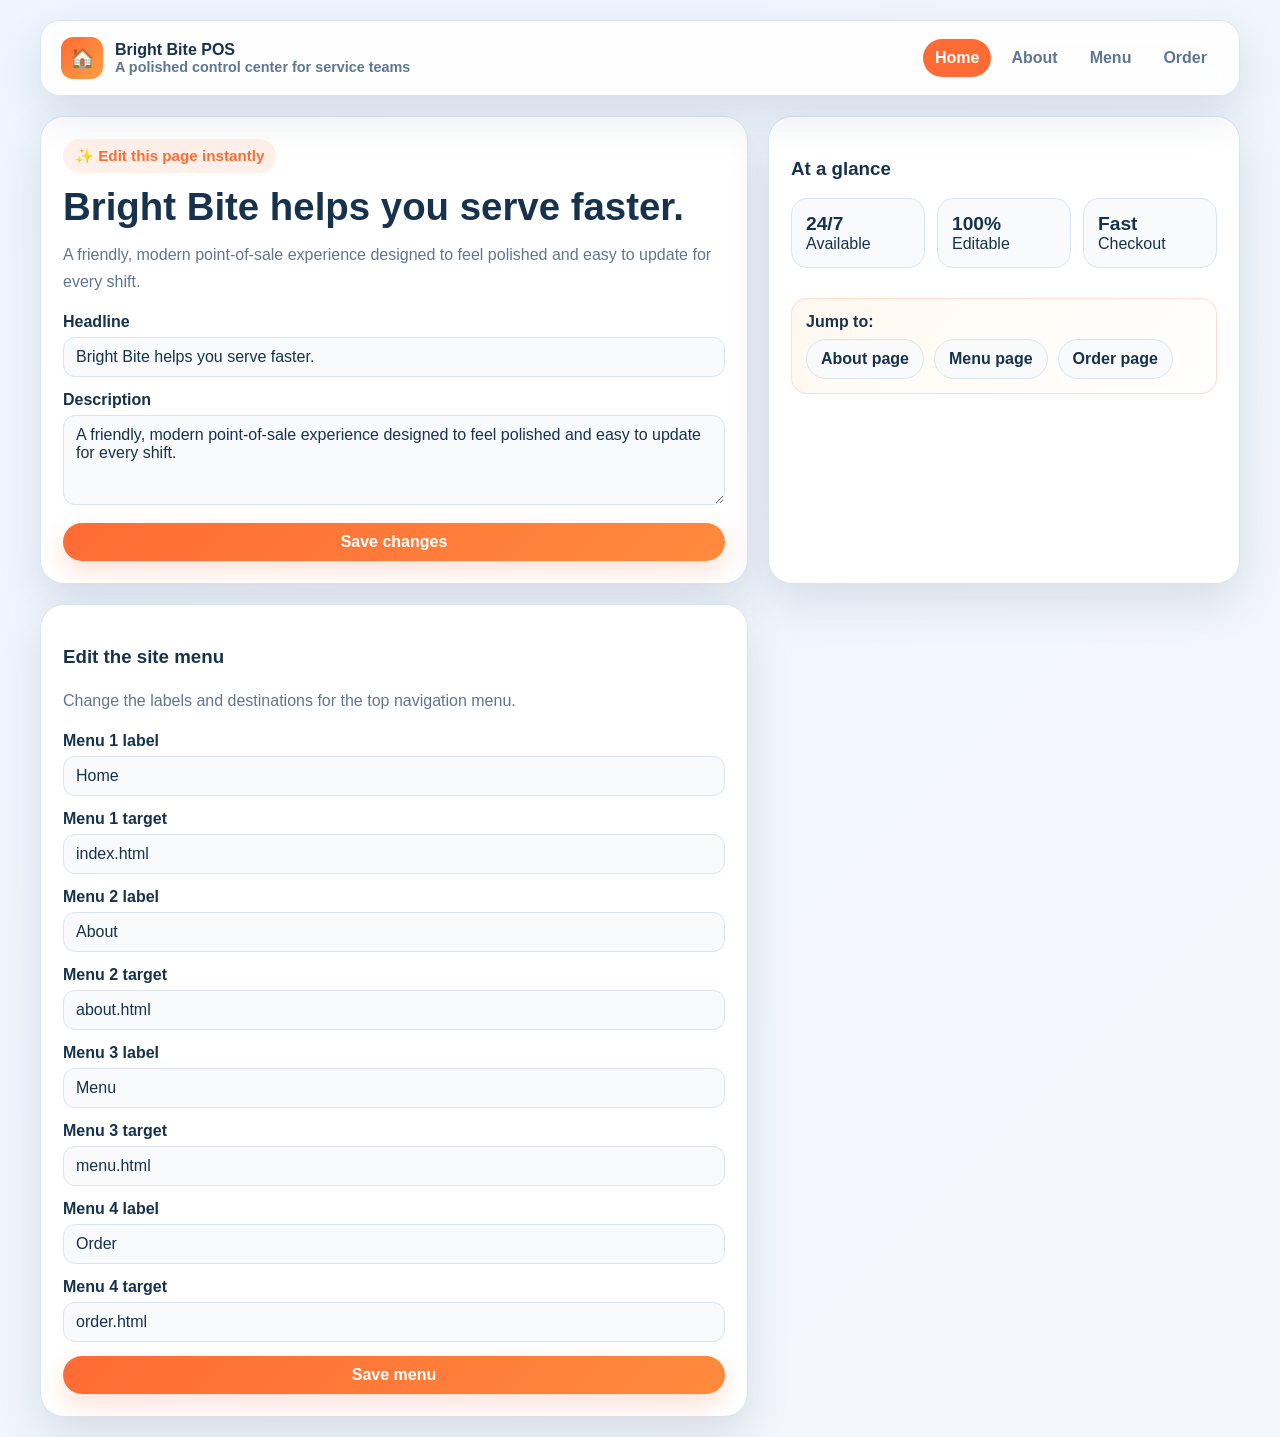
<file: index.html>
<!DOCTYPE html>
<html lang="en">
<head>
  <meta charset="UTF-8" />
  <meta name="viewport" content="width=device-width, initial-scale=1.0" />
  <title>Home | Bright Bite POS</title>
  <link rel="stylesheet" href="styles.css" />
</head>
<body>
  <div class="app-shell">
    <header class="topbar">
      <div class="brand">
        <div class="brand-mark">🏠</div>
        <div>
          <div>Bright Bite POS</div>
          <div style="font-size:0.9rem;color:var(--muted);font-weight:600;">A polished control center for service teams</div>
        </div>
      </div>
      <nav class="nav-links">
        <a class="nav-link active" href="index.html">Home</a>
        <a class="nav-link" href="about.html">About</a>
        <a class="nav-link" href="menu.html">Menu</a>
        <a class="nav-link" href="order.html">Order</a>
      </nav>
    </header>

    <section class="hero">
      <div class="card">
        <div class="badge">✨ Edit this page instantly</div>
        <h1 id="homeHeading">Bright Bite helps you serve faster.</h1>
        <p id="homeDescription">A friendly, modern point-of-sale experience designed to feel polished and easy to update for every shift.</p>
        <div class="form-grid">
          <label>
            <div style="font-weight:700;margin-bottom:6px;">Headline</div>
            <input id="heroTitle" class="input" value="Bright Bite helps you serve faster." />
          </label>
          <label>
            <div style="font-weight:700;margin-bottom:6px;">Description</div>
            <textarea id="heroDescription" class="textarea">A friendly, modern point-of-sale experience designed to feel polished and easy to update for every shift.</textarea>
          </label>
          <button class="btn btn-primary" onclick="saveAboutContent()">Save changes</button>
        </div>
      </div>
      <div class="card">
        <h3>At a glance</h3>
        <div class="metric-grid">
          <div class="metric"><strong id="stat1">24/7</strong><span>Available</span></div>
          <div class="metric"><strong id="stat2">100%</strong><span>Editable</span></div>
          <div class="metric"><strong id="stat3">Fast</strong><span>Checkout</span></div>
        </div>
        <div class="spacer"></div>
        <div class="summary">
          <strong>Jump to:</strong>
          <div class="payment-row" style="margin-top:8px;">
            <a class="btn btn-secondary" href="about.html">About page</a>
            <a class="btn btn-secondary" href="menu.html">Menu page</a>
            <a class="btn btn-secondary" href="order.html">Order page</a>
          </div>
        </div>
      </div>
    </section>

    <section class="hero" style="margin-top:20px;">
      <div class="card">
        <h3>Edit the site menu</h3>
        <p>Change the labels and destinations for the top navigation menu.</p>
        <div class="form-grid">
          <label>
            <div style="font-weight:700;margin-bottom:6px;">Menu 1 label</div>
            <input id="navLabel1" class="input" value="Home" />
          </label>
          <label>
            <div style="font-weight:700;margin-bottom:6px;">Menu 1 target</div>
            <input id="navHref1" class="input" value="index.html" />
          </label>
          <label>
            <div style="font-weight:700;margin-bottom:6px;">Menu 2 label</div>
            <input id="navLabel2" class="input" value="About" />
          </label>
          <label>
            <div style="font-weight:700;margin-bottom:6px;">Menu 2 target</div>
            <input id="navHref2" class="input" value="about.html" />
          </label>
          <label>
            <div style="font-weight:700;margin-bottom:6px;">Menu 3 label</div>
            <input id="navLabel3" class="input" value="Menu" />
          </label>
          <label>
            <div style="font-weight:700;margin-bottom:6px;">Menu 3 target</div>
            <input id="navHref3" class="input" value="menu.html" />
          </label>
          <label>
            <div style="font-weight:700;margin-bottom:6px;">Menu 4 label</div>
            <input id="navLabel4" class="input" value="Order" />
          </label>
          <label>
            <div style="font-weight:700;margin-bottom:6px;">Menu 4 target</div>
            <input id="navHref4" class="input" value="order.html" />
          </label>
          <button class="btn btn-primary" onclick="saveNavigationMenu()">Save menu</button>
        </div>
      </div>
    </section>
  </div>
  <div id="toast" class="toast">Saved</div>
  <script src="app.js"></script>
</body>
</html>
</file>
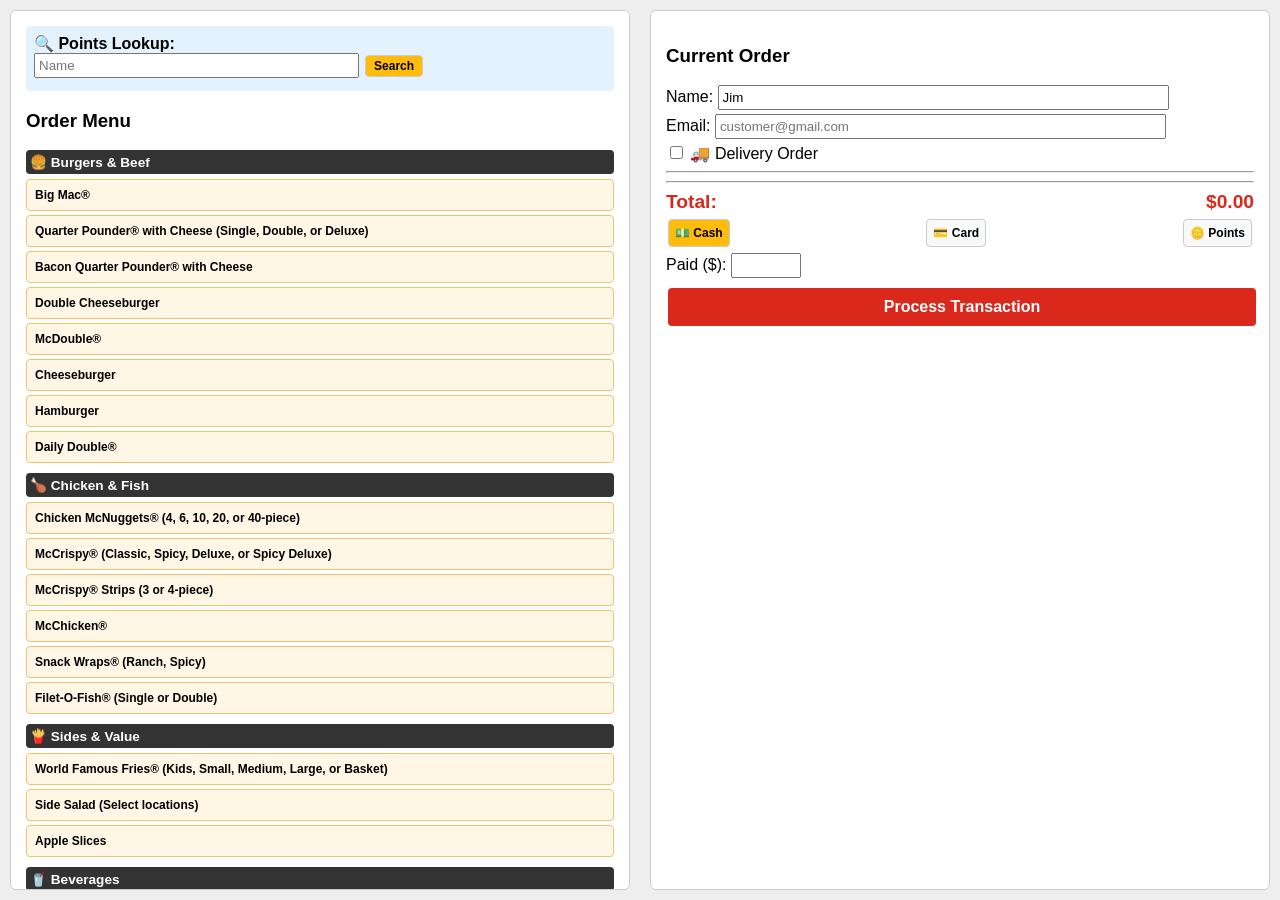
<file: Index.html>
<!DOCTYPE html>
<html>
<head>
  <meta charset="UTF-8">
  <title>POS</title>
  <style>
    body{font-family:sans-serif;display:flex;margin:0;height:100vh;background:#eee}
    .pane{flex:1.2;padding:15px;overflow-y:auto;background:#fff;border:1px solid #ccc;margin:10px;border-radius:6px}
    .row{display:flex;justify-content:space-between;margin:4px 0}
    button{padding:6px;margin:2px;cursor:pointer;font-weight:bold;border-radius:4px;border:1px solid #ccc;background:#f8f9fa;font-size:0.75rem}
    .cat{background:#333;color:#fff;padding:4px;border-radius:4px;margin:10px 0 5px;font-size:.85rem;font-weight:bold}
    .menu-button{display:block;width:100%;text-align:left;margin:4px 0;padding:8px;background:#fff6e5;border:1px solid #f0c36d}
  </style>
</head>
<body>
  <div class="pane">
    <div style="background:#e3f2fd;padding:8px;margin-bottom:10px;border-radius:4px;">
      <strong>🔍 Points Lookup:</strong><br>
      <input type="text" id="s-name" placeholder="Name" style="width:55%;padding:3px;">
      <button onclick="lkup()" style="padding:3px 8px;background:#ffbc0d;">Search</button>
      <div id="lk-res" style="margin-top:4px;font-weight:bold;color:#0d47a1;font-size:.8rem;"></div>
    </div>

    <h3>Order Menu</h3>

    <div class="cat">🍔 Burgers & Beef</div>
    <button class="menu-button">Big Mac®</button>
    <button class="menu-button">Quarter Pounder® with Cheese (Single, Double, or Deluxe)</button>
    <button class="menu-button">Bacon Quarter Pounder® with Cheese</button>
    <button class="menu-button">Double Cheeseburger</button>
    <button class="menu-button">McDouble®</button>
    <button class="menu-button">Cheeseburger</button>
    <button class="menu-button">Hamburger</button>
    <button class="menu-button">Daily Double®</button>

    <div class="cat">🍗 Chicken & Fish</div>
    <button class="menu-button">Chicken McNuggets® (4, 6, 10, 20, or 40-piece)</button>
    <button class="menu-button">McCrispy® (Classic, Spicy, Deluxe, or Spicy Deluxe)</button>
    <button class="menu-button">McCrispy® Strips (3 or 4-piece)</button>
    <button class="menu-button">McChicken®</button>
    <button class="menu-button">Snack Wraps® (Ranch, Spicy)</button>
    <button class="menu-button">Filet-O-Fish® (Single or Double)</button>

    <div class="cat">🍟 Sides & Value</div>
    <button class="menu-button">World Famous Fries® (Kids, Small, Medium, Large, or Basket)</button>
    <button class="menu-button">Side Salad (Select locations)</button>
    <button class="menu-button">Apple Slices</button>

    <div class="cat">🥤 Beverages</div>
    <button class="menu-button">Fountain Drinks: Coca-Cola®, Diet Coke®, Sprite®, Dr Pepper®, Hi-C® Orange</button>
    <button class="menu-button">McCafé® Coffee & Drinks: Iced Coffee, Americano, Latte, Cappuccino, Caramel/Mocha Frappé</button>
    <button class="menu-button">Refreshers & Teas: Sweet/Unsweet Iced Tea, Lemonade, Fruit Smoothies</button>
    <button class="menu-button">Milk & Water: DASANI® Water, Low-Fat Milk Jugs</button>

    <div class="cat">🍦 Desserts & Sweets</div>
    <button class="menu-button">McFlurry® (Oreo®, M&M's®, seasonal flavors)</button>
    <button class="menu-button">Soft Serve Cone / Sundae</button>
    <button class="menu-button">Baked Apple Pie</button>
    <button class="menu-button">Chocolate Chip Cookies (1, 2, or 13-Cookie Tote)</button>
  </div>

  <div class="pane">
    <h3>Current Order</h3>
    Name: <input type="text" id="c-name" value="Jim" style="width:75%;padding:3px;"><br>
    Email: <input type="email" id="c-mail" placeholder="customer@gmail.com" style="width:75%;padding:3px;margin:4px 0;"><br>
    <input type="checkbox" id="is-del" onchange="toggleDel()"> <label for="is-del">🚚 Delivery Order</label>
    <input type="text" id="addr" placeholder="Address" style="display:none;width:75%;padding:3px;margin-top:4px;">
    <hr><div id="tape"></div><hr>
    <div class="row" style="font-size:1.2rem;font-weight:bold;color:#da291c;"><span>Total:</span><span id="total">$0.00</span></div>
    <div class="row">
      <button onclick="setPay('cash')" id="b-cash" style="background:#ffbc0d;">💵 Cash</button>
      <button onclick="setPay('card')" id="b-card">💳 Card</button>
      <button onclick="setPay('points')" id="b-pts">🪙 Points</button>
    </div>
    <div id="cash-box">Paid ($): <input type="number" id="paid" step="0.01" style="width:60px;padding:3px;"></div>
    <div id="del-warn" style="display:none;color:#856404;font-size:.8rem;font-weight:bold;">⚠️ Collect cash on route.</div>
    <div id="pts-box" style="display:none;color:#0d47a1;font-weight:bold;"><span id="p-cost">Cost: 0 pts</span></div>
    <button onclick="checkout()" style="background:#da291c;color:#fff;width:100%;padding:10px;margin-top:10px;border:none;font-size:1rem;">Process Transaction</button>
    <div id="rcpt-tools" style="display:none;margin-top:8px;background:#e2f0d9;padding:8px;border-radius:4px;"><button onclick="sendGmail()">📬 Gmail</button><button onclick="downloadRcpt()">💾 Download</button></div>
  </div>

  <script>
    const STORAGE_KEY='pos-db-v1';
    const DEFAULT_DB={"john":500,"jim":2400,"sam":1500};
    let db=loadDb();
    let cart=[], payMethod='cash', total=0, receiptStr='', orderName='';
    const bc=window.BroadcastChannel ? new BroadcastChannel('pos-db') : null;

    function loadDb(){
      try {
        const saved=localStorage.getItem(STORAGE_KEY);
        return saved ? JSON.parse(saved) : {...DEFAULT_DB};
      } catch {
        return {...DEFAULT_DB};
      }
    }

    function saveDb(){
      localStorage.setItem(STORAGE_KEY, JSON.stringify(db));
      if(bc) bc.postMessage(JSON.stringify(db));
    }

    if(bc){
      bc.onmessage=(event)=>{
        try {
          const incoming=JSON.parse(event.data);
          db={...db, ...incoming};
          pUpd();
        } catch {}
      };
    }

    window.addEventListener('storage',(event)=>{
      if(event.key===STORAGE_KEY && event.newValue){
        try {
          db=JSON.parse(event.newValue);
          pUpd();
        } catch {}
      }
    });

    const menuPrices={
      'Big Mac®':5.89,
      'Quarter Pounder® with Cheese (Single, Double, or Deluxe)':6.19,
      'Bacon Quarter Pounder® with Cheese':6.89,
      'Double Cheeseburger':3.49,
      'McDouble®':2.99,
      'Cheeseburger':2.29,
      'Hamburger':1.99,
      'Daily Double®':3.99,
      'Chicken McNuggets® (4, 6, 10, 20, or 40-piece)':4.99,
      'McCrispy® (Classic, Spicy, Deluxe, or Spicy Deluxe)':5.49,
      'McCrispy® Strips (3 or 4-piece)':4.99,
      'McChicken®':2.89,
      'Snack Wraps® (Ranch, Spicy)':2.49,
      'Filet-O-Fish® (Single or Double)':4.79,
      'World Famous Fries® (Kids, Small, Medium, Large, or Basket)':2.49,
      'Side Salad (Select locations)':3.19,
      'Apple Slices':1.29,
      'Fountain Drinks: Coca-Cola®, Diet Coke®, Sprite®, Dr Pepper®, Hi-C® Orange':1.69,
      'McCafé® Coffee & Drinks: Iced Coffee, Americano, Latte, Cappuccino, Caramel/Mocha Frappé':2.29,
      'Refreshers & Teas: Sweet/Unsweet Iced Tea, Lemonade, Fruit Smoothies':1.99,
      'Milk & Water: DASANI® Water, Low-Fat Milk Jugs':1.59,
      'McFlurry® (Oreo®, M&M\'s®, seasonal flavors)':3.89,
      'Soft Serve Cone / Sundae':2.49,
      'Baked Apple Pie':1.89,
      'Chocolate Chip Cookies (1, 2, or 13-Cookie Tote)':0.99
    };

    function addMenuItem(label){
      const price=menuPrices[label]||2.49;
      add(label, price);
    }

    document.addEventListener('DOMContentLoaded',()=>{
      document.querySelectorAll('.menu-button').forEach(btn=>{
        btn.onclick=()=>addMenuItem(btn.textContent.trim());
      });
    });

    function add(n,p){
      const m=cart.find(c=>c.n===n);
      if(m){m.qty++;} else {cart.push({n,p,qty:1});}
      render();
    }

    function render(){
      document.getElementById('tape').innerHTML=cart.map(i=>`<div class="row"><span>${i.n} x${i.qty}</span><span>$${(i.p*i.qty).toFixed(2)}</span></div>`).join('');
      total=cart.reduce((s,i)=>s+(i.p*i.qty),0);
      document.getElementById('total').innerText=`$${total.toFixed(2)}`;
      if(payMethod==='points') pUpd();
    }

    function toggleDel(){
      const d=document.getElementById('is-del').checked;
      document.getElementById('addr').style.display=d?'block':'none';
      if(payMethod==='cash'){
        document.getElementById('cash-box').style.display=d?'none':'block';
        document.getElementById('del-warn').style.display=d?'block':'none';
      }
    }

    function pCost(){return Math.ceil(total)*100;}

    function pUpd(){
      const k=document.getElementById('c-name').value.trim().toLowerCase();
      document.getElementById('p-cost').innerText=`Cost: ${pCost()} PTS | Bal: ${db[k]||0} PTS`;
    }

    function setPay(m){
      payMethod=m;
      const d=document.getElementById('is-del').checked;
      document.getElementById('b-cash').style.background=m==='cash'?'#ffbc0d':'';
      document.getElementById('b-card').style.background=m==='card'?'#ffbc0d':'';
      document.getElementById('b-pts').style.background=m==='points'?'#ffbc0d':'';
      document.getElementById('cash-box').style.display=m==='cash'&&!d?'block':'none';
      document.getElementById('del-warn').style.display=m==='cash'&&d?'block':'none';
      document.getElementById('pts-box').style.display=m==='points'?'block':'none';
      if(m==='points') pUpd();
    }

    function lkup(){
      const s=document.getElementById('s-name').value.trim().toLowerCase();
      const res=document.getElementById('lk-res');
      if(!s) return;
      if(db[s]!==undefined){
        res.innerText=`👤 ${s.toUpperCase()} has ${db[s]} PTS.`;
      } else {
        res.innerText='❌ Added new profile (0 PTS).';
        db[s]=0;
        saveDb();
      }
    }

    function checkout(){
      if(!cart.length) return alert('Order empty!');
      orderName=document.getElementById('c-name').value.trim()||'Customer';
      const k=orderName.toLowerCase();
      const d=document.getElementById('is-del').checked;
      if(d&&!document.getElementById('addr').value.trim()) return alert('Enter address!');
      if(db[k]===undefined) db[k]=0;

      let chg='', msg='';
      if(payMethod==='points'){
        const req=pCost();
        if(db[k]<req) return alert(`Need ${req} PTS. Balance: ${db[k]}`);
        db[k]-=req;
        saveDb();
        msg=`POINTS\nFREE\n-${req} PTS`;
        chg=`Deducted -${req} PTS. New Bal: ${db[k]}`;
      } else {
        const e=Math.floor(total)*100;
        if(d&&payMethod==='cash'){
          msg=`DELIVERY\nAddr: ${document.getElementById('addr').value}\nCollect: $${total.toFixed(2)}`;
        } else if(payMethod==='cash'){
          const amt=parseFloat(document.getElementById('paid').value||0);
          if(amt<total) return alert('Short cash!');
          msg=`CASH\nChange: $${(amt-total).toFixed(2)}`;
        } else {
          msg='CARD\nApproved.';
        }
        db[k]+=e;
        saveDb();
        chg=`Added +${e} PTS. New Bal: ${db[k]}`;
      }

      receiptStr=`=== RECEIPT ===\nCustomer: ${orderName}\nTotal: $${total.toFixed(2)}\nStatus: ${msg}\nProfile: ${chg}`;
      alert(`== SUCCESS ==\n${msg}\n\n📊 UPDATED:\n${chg}`);
      document.getElementById('rcpt-tools').style.display='block';
      document.getElementById('lk-res').innerText='';
      cart=[];
      document.getElementById('paid').value='';
      document.getElementById('addr').value='';
      document.getElementById('is-del').checked=false;
      toggleDel();
      render();
    }

    function downloadRcpt(){
      const blob=new Blob([receiptStr],{type:'text/plain'});
      const l=document.createElement('a');
      l.href=URL.createObjectURL(blob);
      l.download=`Receipt_${orderName}.txt`;
      l.click();
    }

    function sendGmail(){
      const e=document.getElementById('c-mail').value.trim();
      if(!e) return alert('Enter email!');
      window.open(`https://google.com?to=${e}&su=${encodeURIComponent('Receipt')}&body=${encodeURIComponent(receiptStr)}`,'_blank');
    }
  </script>
</body>
</html>
</file>
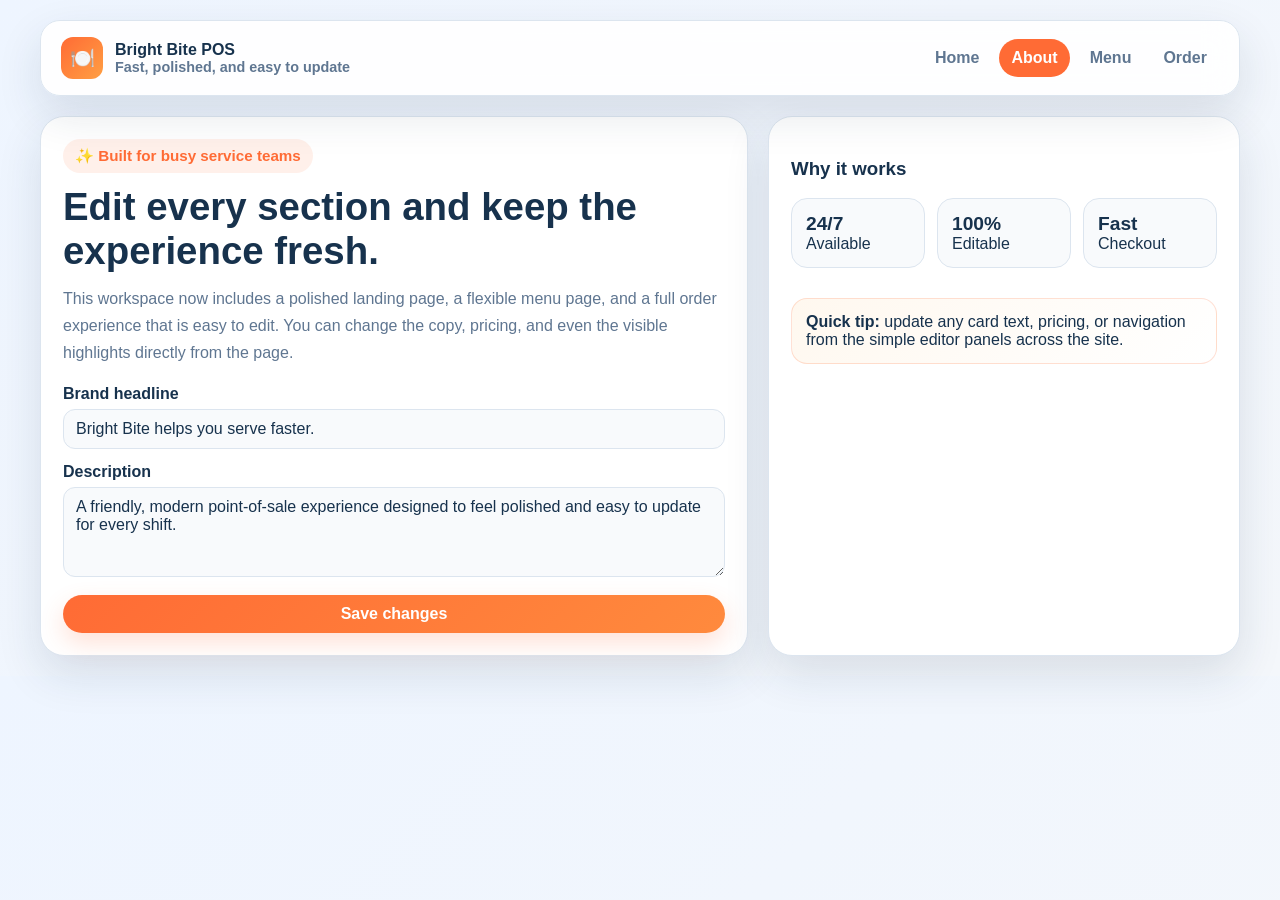
<file: about.html>
<!DOCTYPE html>
<html lang="en">
<head>
  <meta charset="UTF-8" />
  <meta name="viewport" content="width=device-width, initial-scale=1.0" />
  <title>About | Bright Bite POS</title>
  <link rel="stylesheet" href="styles.css" />
</head>
<body>
  <div class="app-shell">
    <header class="topbar">
      <div class="brand">
        <div class="brand-mark">🍽️</div>
        <div>
          <div>Bright Bite POS</div>
          <div style="font-size:0.9rem;color:var(--muted);font-weight:600;">Fast, polished, and easy to update</div>
        </div>
      </div>
      <nav class="nav-links">
        <a class="nav-link" href="index.html">Home</a>
        <a class="nav-link active" href="about.html">About</a>
        <a class="nav-link" href="menu.html">Menu</a>
        <a class="nav-link" href="order.html">Order</a>
      </nav>
    </header>

    <section class="hero">
      <div class="card">
        <div class="badge">✨ Built for busy service teams</div>
        <h1>Edit every section and keep the experience fresh.</h1>
        <p>This workspace now includes a polished landing page, a flexible menu page, and a full order experience that is easy to edit. You can change the copy, pricing, and even the visible highlights directly from the page.</p>
        <div class="form-grid">
          <label>
            <div style="font-weight:700;margin-bottom:6px;">Brand headline</div>
            <input id="heroTitle" class="input" value="Bright Bite helps you serve faster." />
          </label>
          <label>
            <div style="font-weight:700;margin-bottom:6px;">Description</div>
            <textarea id="heroDescription" class="textarea">A friendly, modern point-of-sale experience designed to feel polished and easy to update for every shift.</textarea>
          </label>
          <button class="btn btn-primary" onclick="saveAboutContent()">Save changes</button>
        </div>
      </div>
      <div class="card">
        <h3>Why it works</h3>
        <div class="metric-grid">
          <div class="metric"><strong id="stat1">24/7</strong><span>Available</span></div>
          <div class="metric"><strong id="stat2">100%</strong><span>Editable</span></div>
          <div class="metric"><strong id="stat3">Fast</strong><span>Checkout</span></div>
        </div>
        <div class="spacer"></div>
        <div class="summary">
          <strong>Quick tip:</strong> update any card text, pricing, or navigation from the simple editor panels across the site.
        </div>
      </div>
    </section>
  </div>
  <div id="toast" class="toast">Saved</div>
  <script src="app.js"></script>
</body>
</html>
</file>
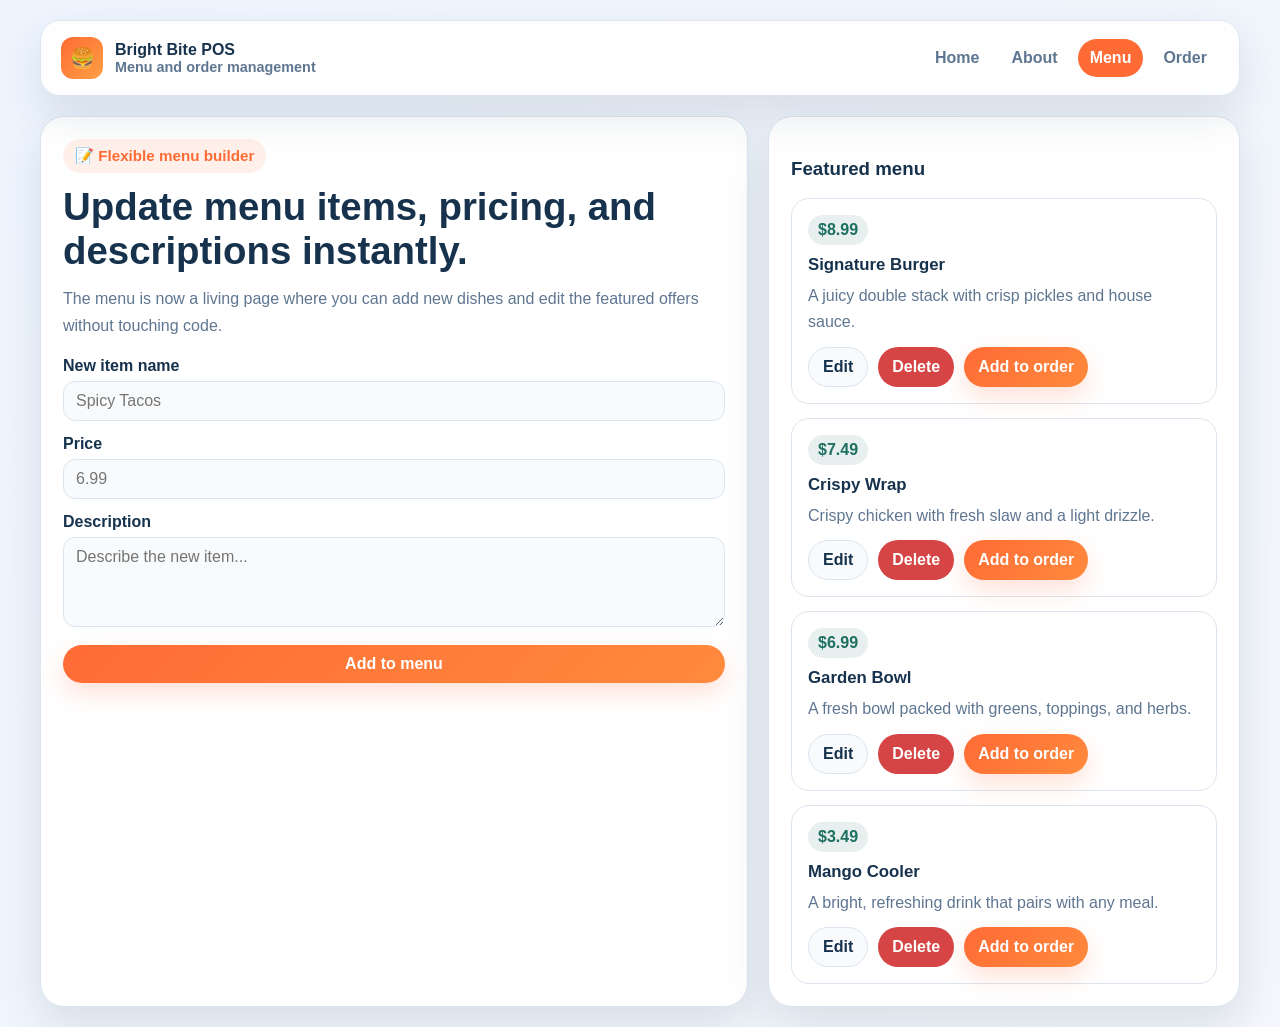
<file: menu.html>
<!DOCTYPE html>
<html lang="en">
<head>
  <meta charset="UTF-8" />
  <meta name="viewport" content="width=device-width, initial-scale=1.0" />
  <title>Menu | Bright Bite POS</title>
  <link rel="stylesheet" href="styles.css" />
</head>
<body>
  <div class="app-shell">
    <header class="topbar">
      <div class="brand">
        <div class="brand-mark">🍔</div>
        <div>
          <div>Bright Bite POS</div>
          <div style="font-size:0.9rem;color:var(--muted);font-weight:600;">Menu and order management</div>
        </div>
      </div>
      <nav class="nav-links">
        <a class="nav-link" href="index.html">Home</a>
        <a class="nav-link" href="about.html">About</a>
        <a class="nav-link active" href="menu.html">Menu</a>
        <a class="nav-link" href="order.html">Order</a>
      </nav>
    </header>

    <section class="hero">
      <div class="card">
        <div class="badge">📝 Flexible menu builder</div>
        <h1>Update menu items, pricing, and descriptions instantly.</h1>
        <p>The menu is now a living page where you can add new dishes and edit the featured offers without touching code.</p>
        <div class="form-grid">
          <label>
            <div style="font-weight:700;margin-bottom:6px;">New item name</div>
            <input id="newItemName" class="input" placeholder="Spicy Tacos" />
          </label>
          <label>
            <div style="font-weight:700;margin-bottom:6px;">Price</div>
            <input id="newItemPrice" class="input" type="number" step="0.01" placeholder="6.99" />
          </label>
          <label>
            <div style="font-weight:700;margin-bottom:6px;">Description</div>
            <textarea id="newItemDescription" class="textarea" placeholder="Describe the new item..."></textarea>
          </label>
          <button class="btn btn-primary" onclick="addMenuItemFromForm()">Add to menu</button>
        </div>
      </div>
      <div class="card">
        <h3>Featured menu</h3>
        <div id="menuList" class="menu-grid"></div>
      </div>
    </section>
  </div>
  <div id="toast" class="toast">Saved</div>
  <script src="app.js"></script>
</body>
</html>
</file>
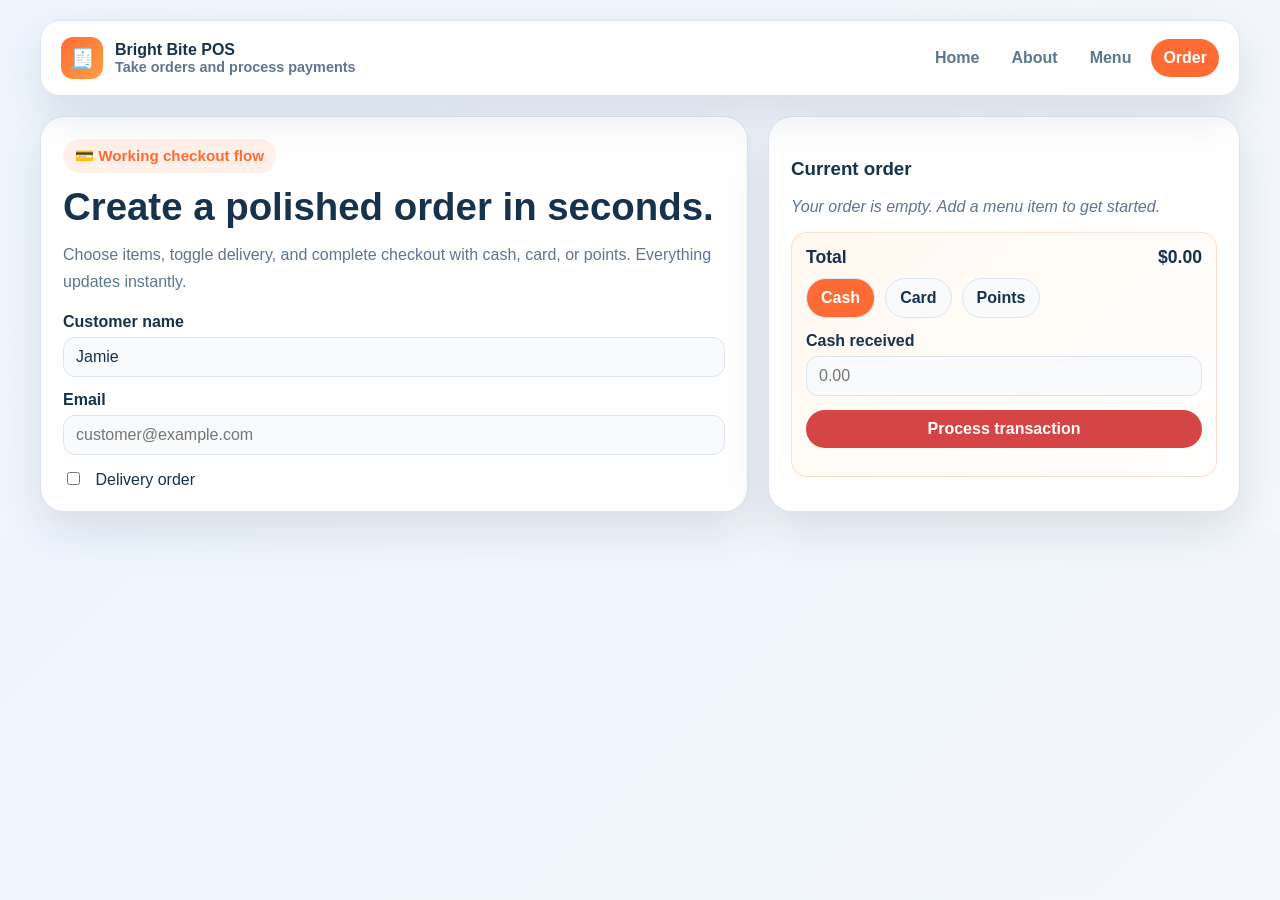
<file: order.html>
<!DOCTYPE html>
<html lang="en">
<head>
  <meta charset="UTF-8" />
  <meta name="viewport" content="width=device-width, initial-scale=1.0" />
  <title>Order | Bright Bite POS</title>
  <link rel="stylesheet" href="styles.css" />
</head>
<body>
  <div class="app-shell">
    <header class="topbar">
      <div class="brand">
        <div class="brand-mark">🧾</div>
        <div>
          <div>Bright Bite POS</div>
          <div style="font-size:0.9rem;color:var(--muted);font-weight:600;">Take orders and process payments</div>
        </div>
      </div>
      <nav class="nav-links">
        <a class="nav-link" href="index.html">Home</a>
        <a class="nav-link" href="about.html">About</a>
        <a class="nav-link" href="menu.html">Menu</a>
        <a class="nav-link active" href="order.html">Order</a>
      </nav>
    </header>

    <section class="hero">
      <div class="card">
        <div class="badge">💳 Working checkout flow</div>
        <h1>Create a polished order in seconds.</h1>
        <p>Choose items, toggle delivery, and complete checkout with cash, card, or points. Everything updates instantly.</p>
        <div class="form-grid">
          <label>
            <div style="font-weight:700;margin-bottom:6px;">Customer name</div>
            <input id="customerName" class="input" value="Jamie" />
          </label>
          <label>
            <div style="font-weight:700;margin-bottom:6px;">Email</div>
            <input id="customerEmail" class="input" placeholder="customer@example.com" />
          </label>
          <label>
            <input id="isDelivery" type="checkbox" />
            <span style="margin-left:8px;">Delivery order</span>
          </label>
          <label id="addressBlock" style="display:none;">
            <div style="font-weight:700;margin-bottom:6px;">Address</div>
            <input id="deliveryAddress" class="input" placeholder="123 Main St" />
          </label>
        </div>
      </div>
      <div class="card">
        <h3>Current order</h3>
        <div id="orderList" class="order-list"></div>
        <div class="summary">
          <div style="display:flex;justify-content:space-between;align-items:center;font-weight:700;font-size:1.1rem;"><span>Total</span><span id="orderTotal">$0.00</span></div>
          <div class="payment-row">
            <button class="btn payment-btn btn-secondary active" data-method="cash">Cash</button>
            <button class="btn payment-btn btn-secondary" data-method="card">Card</button>
            <button class="btn payment-btn btn-secondary" data-method="points">Points</button>
          </div>
          <div class="spacer"></div>
          <label id="cashInputBlock">
            <div style="font-weight:700;margin-bottom:6px;">Cash received</div>
            <input id="cashAmount" class="input" type="number" step="0.01" placeholder="0.00" />
          </label>
          <div id="pointsBlock" style="display:none;color:var(--accent-2);font-weight:700;">Points required: <span id="pointsCost">0</span></div>
          <div class="spacer"></div>
          <button class="btn btn-danger" style="width:100%;" onclick="completeOrder()">Process transaction</button>
          <div class="spacer"></div>
          <div id="receiptActions" style="display:none;">
            <button class="btn btn-secondary" onclick="sendReceiptEmail()">Send email</button>
            <button class="btn btn-success" onclick="downloadReceipt()">Download receipt</button>
          </div>
        </div>
      </div>
    </section>
  </div>
  <div id="toast" class="toast">Saved</div>
  <script src="app.js"></script>
</body>
</html>
</file>
<file: styles.css>
:root {
  --bg: #f4f7fb;
  --surface: #ffffff;
  --surface-2: #f8fafc;
  --border: #dce5ef;
  --text: #17324d;
  --muted: #5f7691;
  --accent: #ff6b35;
  --accent-2: #1d6f5f;
  --warning: #f5b942;
  --danger: #d64545;
  --shadow: 0 18px 45px rgba(23, 50, 77, 0.12);
}

* { box-sizing: border-box; }
body {
  margin: 0;
  font-family: Inter, "Segoe UI", Roboto, Arial, sans-serif;
  background: linear-gradient(135deg, #eef5ff 0%, var(--bg) 100%);
  color: var(--text);
}

a { color: inherit; text-decoration: none; }
button, input, textarea, select { font: inherit; }

.app-shell {
  max-width: 1240px;
  margin: 0 auto;
  padding: 20px;
}

.topbar {
  display: flex;
  justify-content: space-between;
  align-items: center;
  background: rgba(255, 255, 255, 0.9);
  backdrop-filter: blur(16px);
  border: 1px solid var(--border);
  border-radius: 20px;
  padding: 16px 20px;
  box-shadow: var(--shadow);
  position: sticky;
  top: 12px;
  z-index: 20;
}

.brand {
  display: flex;
  align-items: center;
  gap: 12px;
  font-weight: 700;
}

.brand-mark {
  width: 42px;
  height: 42px;
  border-radius: 12px;
  background: linear-gradient(135deg, var(--accent), #ff9f43);
  color: white;
  display: grid;
  place-items: center;
  font-size: 1.25rem;
}

.nav-links {
  display: flex;
  gap: 8px;
  flex-wrap: wrap;
}

.nav-link {
  padding: 10px 12px;
  border-radius: 999px;
  color: var(--muted);
  font-weight: 600;
  transition: all 0.2s ease;
}

.nav-link.active,
.nav-link:hover {
  background: var(--accent);
  color: white;
}

.hero {
  display: grid;
  grid-template-columns: 1.2fr 0.8fr;
  gap: 20px;
  margin-top: 20px;
}

.card {
  background: var(--surface);
  border: 1px solid var(--border);
  border-radius: 24px;
  padding: 22px;
  box-shadow: var(--shadow);
}

.hero h1 {
  font-size: clamp(1.8rem, 3vw, 2.8rem);
  margin: 0 0 12px;
}

.hero p {
  color: var(--muted);
  line-height: 1.7;
  margin: 0 0 18px;
}

.badge {
  display: inline-block;
  padding: 8px 12px;
  border-radius: 999px;
  background: rgba(255, 107, 53, 0.1);
  color: var(--accent);
  font-size: 0.95rem;
  font-weight: 700;
  margin-bottom: 12px;
}

.metric-grid {
  display: grid;
  grid-template-columns: repeat(3, 1fr);
  gap: 12px;
  margin-top: 16px;
}

.metric {
  background: var(--surface-2);
  border: 1px solid var(--border);
  border-radius: 16px;
  padding: 14px;
}

.metric strong { display: block; font-size: 1.2rem; }

.btn {
  border: none;
  border-radius: 999px;
  padding: 10px 14px;
  font-weight: 700;
  cursor: pointer;
  transition: transform 0.2s ease, box-shadow 0.2s ease;
}

.btn:hover { transform: translateY(-1px); }

.btn-primary {
  background: linear-gradient(135deg, var(--accent), #ff8a3d);
  color: white;
  box-shadow: 0 10px 24px rgba(255, 107, 53, 0.2);
}

.btn-secondary {
  background: var(--surface-2);
  color: var(--text);
  border: 1px solid var(--border);
}

.btn-success {
  background: var(--accent-2);
  color: white;
}

.btn-danger {
  background: var(--danger);
  color: white;
}

.form-grid {
  display: grid;
  gap: 14px;
  margin-top: 12px;
}

.input, .textarea, .select {
  width: 100%;
  border: 1px solid var(--border);
  border-radius: 12px;
  padding: 10px 12px;
  background: var(--surface-2);
  color: var(--text);
}

.textarea { min-height: 90px; resize: vertical; }

.grid-2 {
  display: grid;
  grid-template-columns: 1fr 1fr;
  gap: 20px;
}

.menu-grid {
  display: grid;
  gap: 14px;
  margin-top: 16px;
}

.menu-card {
  border: 1px solid var(--border);
  border-radius: 18px;
  background: var(--surface);
  padding: 16px;
}

.menu-card h3 {
  margin: 0 0 8px;
  font-size: 1.05rem;
}

.menu-card p {
  margin: 0 0 12px;
  color: var(--muted);
  line-height: 1.6;
}

.price-pill {
  display: inline-block;
  padding: 6px 10px;
  border-radius: 999px;
  background: rgba(29, 111, 95, 0.1);
  color: var(--accent-2);
  font-weight: 700;
  margin-bottom: 10px;
}

.order-list {
  display: grid;
  gap: 10px;
  margin-top: 12px;
}

.order-row {
  display: flex;
  justify-content: space-between;
  align-items: center;
  border: 1px solid var(--border);
  border-radius: 14px;
  padding: 10px 12px;
  background: var(--surface-2);
}

.qty-controls {
  display: flex;
  align-items: center;
  gap: 8px;
}

.qty-btn {
  width: 30px;
  height: 30px;
  border: none;
  border-radius: 999px;
  cursor: pointer;
  background: #e7eef7;
}

.payment-row {
  display: flex;
  gap: 10px;
  flex-wrap: wrap;
  margin-top: 10px;
}

.payment-btn.active {
  background: var(--accent);
  color: white;
}

.summary {
  margin-top: 16px;
  padding: 14px;
  border-radius: 16px;
  background: linear-gradient(135deg, #fff8ef, #fff);
  border: 1px solid rgba(255, 107, 53, 0.2);
}

.empty {
  color: var(--muted);
  font-style: italic;
}

.toast {
  position: fixed;
  right: 20px;
  bottom: 20px;
  background: var(--text);
  color: white;
  padding: 14px 16px;
  border-radius: 14px;
  box-shadow: var(--shadow);
  opacity: 0;
  transform: translateY(8px);
  pointer-events: none;
  transition: all 0.25s ease;
}

.toast.show { opacity: 1; transform: translateY(0); }

.table { width: 100%; border-collapse: collapse; }
.table th, .table td { padding: 8px; border-bottom: 1px solid var(--border); text-align: left; }

.spacer { height: 14px; }

@media (max-width: 900px) {
  .hero, .grid-2 { grid-template-columns: 1fr; }
  .metric-grid { grid-template-columns: 1fr; }
}
</file>
